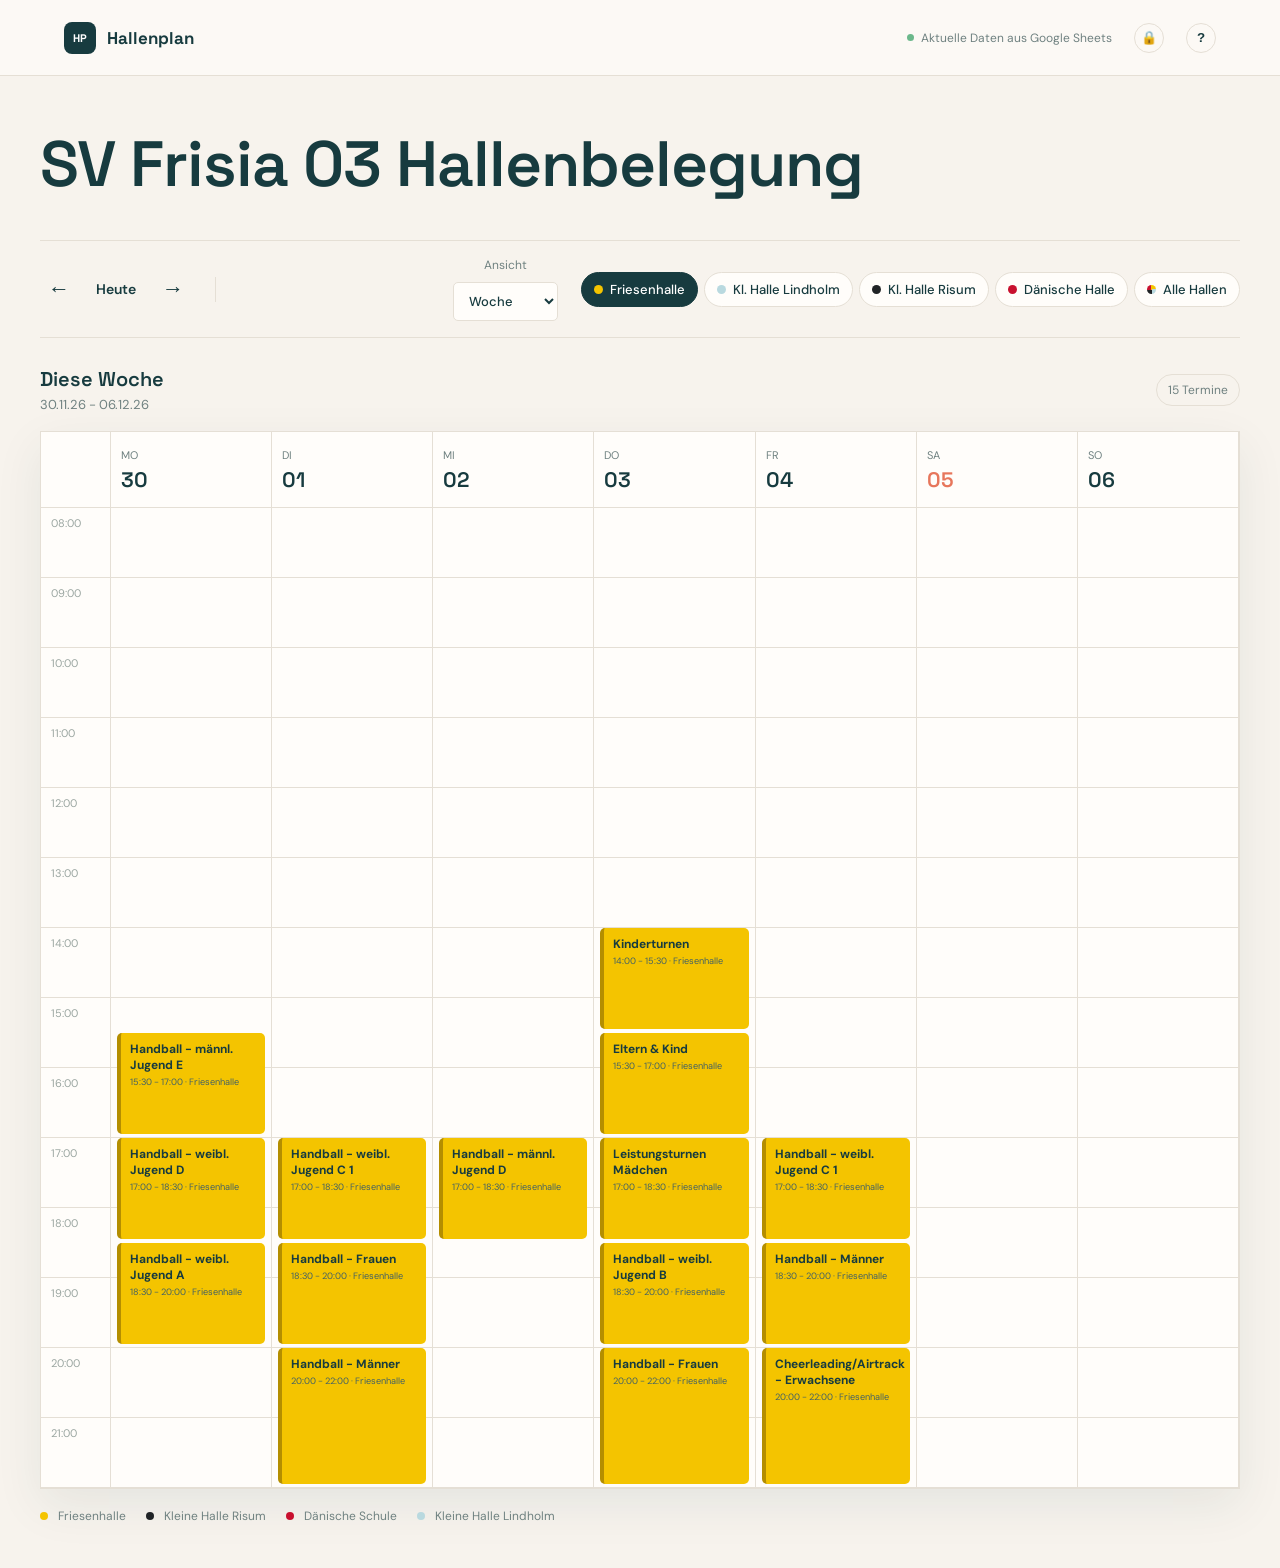
<file: index.html>
<!doctype html>
<html lang="de">
<head>
  <meta charset="utf-8">
  <meta name="viewport" content="width=device-width, initial-scale=1">
  <meta name="theme-color" content="#f4efe7">
  <title>Hallenplan</title>
  <link rel="preconnect" href="https://fonts.googleapis.com">
  <link rel="preconnect" href="https://fonts.gstatic.com" crossorigin>
  <link href="https://fonts.googleapis.com/css2?family=DM+Sans:wght@400;500;600;700&family=Space+Grotesk:wght@500;600;700&display=swap" rel="stylesheet">
  <link rel="stylesheet" href="styles.css?v=20261109e">
</head>
<body>
  <header class="topbar">
    <a class="brand" href="#"><span class="brand-mark">HP</span><span>Hallenplan</span></a>
    <div class="topbar-actions"><span class="sync-status"><i></i> Aktuelle Daten aus Google Sheets</span><a class="icon-button" href="admin.html" title="Anmelden zum Bearbeiten" aria-label="Admin-Login">🔒</a><button class="icon-button" id="helpButton" aria-label="Hilfe">?</button></div>
  </header>

  <main class="shell">
    <section class="intro"><h1>SV Frisia 03 Hallenbelegung</h1></section>

    <section class="toolbar" aria-label="Planfilter">
      <div class="date-nav"><button class="small-button" id="previousWeek" aria-label="Vorherige Woche">←</button><button class="date-label" id="todayButton">Heute</button><button class="small-button" id="nextWeek" aria-label="Nächste Woche">→</button></div>
      <div class="toolbar-divider"></div><label class="select-wrap"><span>Ansicht</span><select id="viewSelect"><option value="week">Woche</option><option value="month">Monat</option><option value="day">Tag</option></select></label><div class="hall-buttons" id="hallButtons" role="group" aria-label="Halle wählen"></div>
    </section>

    <section class="summary-row"><div><strong id="weekTitle">Diese Woche</strong><span id="dateRange"></span></div><span class="event-count" id="eventCount">0 Termine</span></section>
    <section class="planner" id="planner" aria-live="polite"></section>

    <section class="bottom-row"><div class="hall-legend"><span class="legend-dot hall-friesen"></span>Friesenhalle <span class="legend-dot hall-risum"></span>Kleine Halle Risum <span class="legend-dot hall-daenische"></span>Dänische Schule <span class="legend-dot hall-lindholm"></span>Kleine Halle Lindholm</div></section>
  </main>

  <dialog id="eventDialog"><form method="dialog" id="eventForm"><div class="dialog-head"><div><p class="eyebrow">Termin verwalten</p><h2 id="dialogTitle">Neuer Termin</h2></div><button class="close-button" value="cancel" aria-label="Schließen">×</button></div><input type="hidden" id="eventId">
    <div class="form-grid"><label>Bezeichnung<input id="titleInput" required placeholder="z. B. Jugendtraining"></label><label>Halle<select id="hallInput" required></select></label><label>Datum<input id="dateInput" type="date" required></label><label>Beginn<input id="startInput" type="time" required></label><label>Ende<input id="endInput" type="time" required></label><label>Art<select id="typeInput"><option value="training">Training</option><option value="game">Spiel</option><option value="event">Veranstaltung</option></select></label></div>
    <label class="recurring-check"><input id="recurringInput" type="checkbox"> <span>Wiederholt sich regelmäßig</span></label><div class="recurrence-fields" id="recurrenceFields"><label>Wiederholung<select id="frequencyInput"><option value="weekly">Jede Woche</option><option value="biweekly">Alle 2 Wochen</option></select></label><label>An diesen Tagen<div class="day-picker" id="dayPicker"></div></label><label>Endet am<input id="untilInput" type="date"></label></div>
    <div class="form-actions"><button class="secondary-button close-form" value="cancel">Abbrechen</button><button class="danger-button" type="button" id="deleteButton">Löschen</button><button class="primary-button" value="default" type="submit">Termin speichern</button></div>
  </form></dialog>
  <dialog id="detailsDialog"><div class="dialog-head"><div><p class="eyebrow">Terminübersicht</p><h2 id="detailsTitle">Termin</h2></div><form method="dialog"><button class="close-button" aria-label="Schließen">×</button></form></div><div class="details-list"><div><span>Halle</span><strong id="detailsHall"></strong></div><div><span>Datum</span><strong id="detailsDate"></strong></div><div><span>Uhrzeit</span><strong id="detailsTime"></strong></div><div><span>Art</span><strong id="detailsType"></strong></div><div><span>Wiederholung</span><strong id="detailsRepeat"></strong></div></div><form method="dialog" class="details-close"><button class="secondary-button">Schließen</button></form></dialog>
  <div class="toast" id="toast" role="status"></div>
  <script src="app.js?v=20261106"></script>
</body>
</html>
</file>
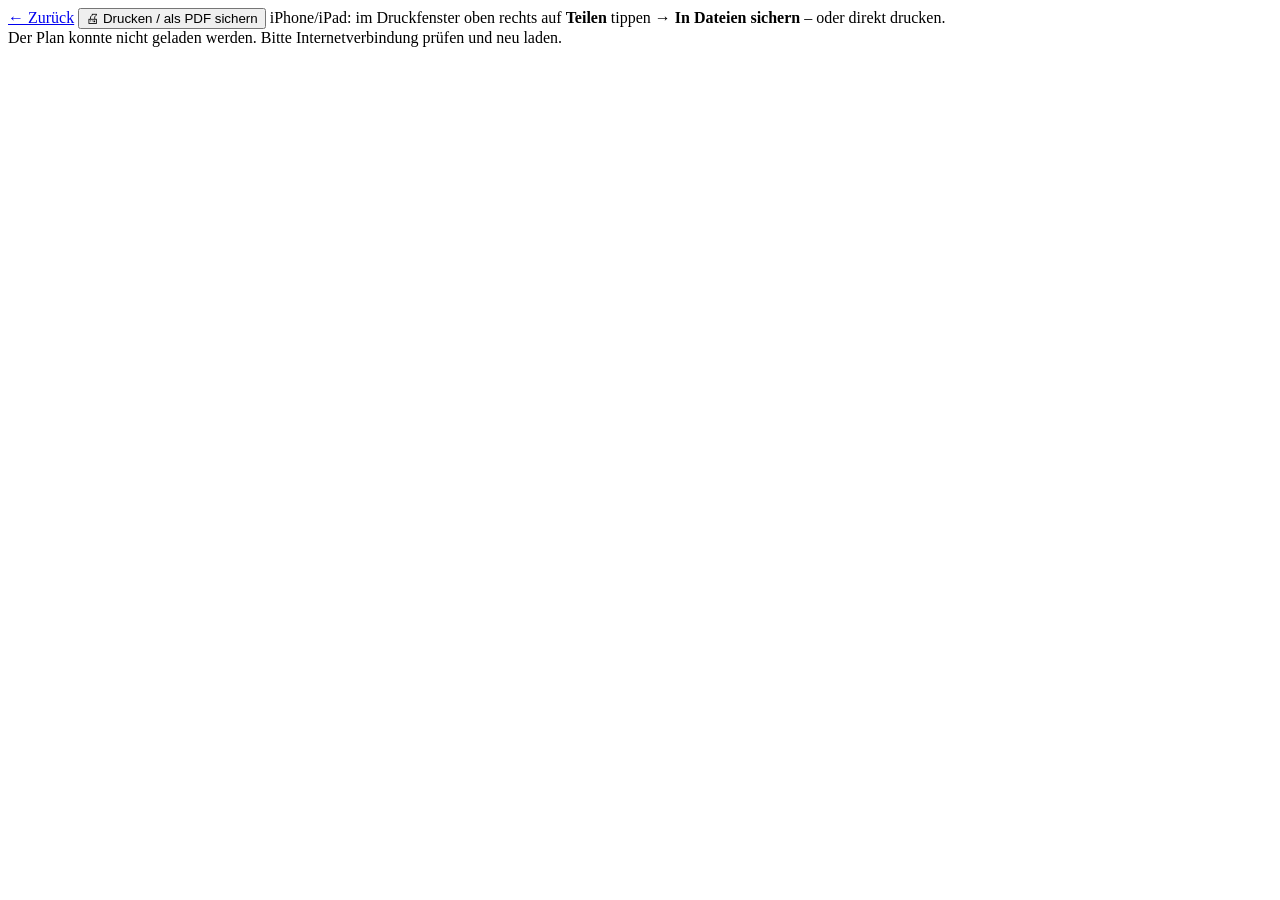
<file: druck.html>
<!doctype html>
<html lang="de">
<head>
  <meta charset="utf-8">
  <meta name="viewport" content="width=900">
  <title>Friesenhalle – Druckansicht</title>
  <style id="druckStil"></style>
</head>
<body>
  <!-- Druckseite für Handy/Tablet (iOS-Safari kann aus der Bearbeitungsseite nicht gezielt drucken) -->
  <div class="leiste">
    <a href="admin.html">← Zurück</a>
    <button onclick="window.print()">🖨 Drucken / als PDF sichern</button>
    <span>iPhone/iPad: im Druckfenster oben rechts auf <b>Teilen</b> tippen → <b>In Dateien sichern</b> – oder direkt drucken.</span>
  </div>
  <div id="inhalt"><p>Plan wird geladen …</p></div>
  <script src="druck.js?v=20261109e"></script>
  <script>
    (async () => {
      const ENDPOINT = 'https://script.google.com/macros/s/AKfycbxQoYZ4-mKq6C0xwSAqkMP2qkHSFXcW3qcV5BBSKCSw321cqRYgna72jZEi_vRVmncQ/exec';
      const druck = window.friesenhallenDruck;
      const inhalt = document.getElementById('inhalt');
      try {
        const rows = await (await fetch(ENDPOINT)).json();
        const parameter = new URLSearchParams(location.search);
        const { dateiname, seiten, format } = druck.teile(rows, parameter.get('modus') || 'naechste', new Date(), parameter.get('format') || 'hoch');
        document.title = dateiname;
        document.getElementById('druckStil').textContent = druck.css(format);
        inhalt.innerHTML = seiten;
      } catch (e) {
        inhalt.textContent = 'Der Plan konnte nicht geladen werden. Bitte Internetverbindung prüfen und neu laden.';
      }
    })();
  </script>
</body>
</html>
</file>
<file: styles.css>
.details-list{display:grid;gap:1px;background:var(--line);border:1px solid var(--line);border-radius:5px;overflow:hidden}.details-list div{display:flex;justify-content:space-between;gap:20px;padding:13px;background:var(--panel);font-size:14px}.details-list span{color:var(--muted)}.details-list strong{text-align:right}.details-close{display:flex;justify-content:flex-end;margin-top:22px}
@media(max-width:650px){.topbar{height:52px;padding:0 12px}.brand{font-size:14px;gap:7px}.brand-mark{width:26px;height:26px;font-size:9px}.icon-button{width:34px;height:34px}.shell{padding:18px 12px 24px}.intro{display:block;margin-bottom:18px}.intro h1{font-size:30px;line-height:1.05;letter-spacing:0}.toolbar{gap:6px;padding:10px 0}.date-nav{gap:4px}.small-button{font-size:18px;padding:6px 10px}.date-label{font-size:12px}.select-wrap select{padding:7px 8px;font-size:12px}.summary-row{padding:16px 0 10px}.summary-row strong{font-size:16px}.summary-row span:not(.event-count){font-size:11px}.event-count{font-size:10px;padding:5px 8px}.planner{min-height:280px}.planner-grid{min-width:780px}.day-head{padding:10px 7px;font-size:10px}.day-head strong{font-size:17px}.time-label{height:60px;padding:6px 7px;font-size:10px}.day-column{height:60px;background:linear-gradient(to bottom,transparent 59px,var(--line) 59px)}.event{left:3px;right:3px;min-height:42px;padding:6px;font-size:9px}.event strong{font-size:10px}.event small{font-size:9px}.month-grid{min-width:700px}.month-day{min-height:92px;padding:6px}.month-weekday{padding:8px 6px;font-size:10px}.month-day-number{font-size:14px;margin-bottom:4px}.month-event{font-size:9px;padding:4px}.bottom-row{font-size:11px;line-height:1.8}.hall-legend{gap:2px}}
@media(max-width:950px){.week-compact{display:grid;grid-template-columns:repeat(7,1fr);gap:2px;padding:8px 4px}.week-compact-head{text-align:center;font-size:9px;color:var(--muted);text-transform:uppercase;padding:2px 0 6px}.week-compact-head strong{display:block;font:600 13px 'Space Grotesk';color:var(--ink);text-transform:none}.week-compact-head.active strong{color:var(--coral)}.week-compact-day{display:flex;flex-direction:column;gap:3px;min-height:36px;padding:0 1px}.week-compact-event{border-radius:3px;padding:3px 2px;font-size:8px;text-align:center;color:var(--ink);border-left:2px solid;cursor:pointer;overflow:hidden;white-space:nowrap}.week-compact-event.hall-friesen{background:#f4c400;border-color:#b48e00}.week-compact-event.hall-risum{background:#202326;border-color:#101214;color:#fff}.week-compact-event.hall-daenische{background:#c8102e;border-color:#9f0d24;color:#fff}.week-compact-event.hall-lindholm{background:#b9d9df;border-color:#5b9aa6}.week-compact-more{font-size:8px;color:var(--muted);text-align:center}}
.month-grid{display:grid;grid-template-columns:repeat(7,minmax(120px,1fr));min-width:840px}.month-weekday{padding:12px 10px;border-right:1px solid var(--line);border-bottom:1px solid var(--line);font-size:11px;color:var(--muted);text-transform:uppercase}.month-day{min-height:125px;border-right:1px solid var(--line);border-bottom:1px solid var(--line);padding:8px;background:var(--panel)}.month-day.other-month{background:#faf8f4;color:#b8c0bc}.month-day.today{box-shadow:inset 0 3px 0 var(--coral)}.month-day-number{font:600 16px 'Space Grotesk';margin-bottom:7px}.month-event{display:block;border-left:3px solid;padding:5px 6px;margin:3px 0;border-radius:3px;font-size:10px;line-height:1.2;overflow:hidden;white-space:nowrap;text-overflow:ellipsis}.month-event.hall-friesen{background:#f4c400;border-color:#b48e00}.month-event.hall-risum{background:#202326;border-color:#101214;color:#fff}.month-event.hall-daenische{background:#c8102e;border-color:#9f0d24;color:#fff}.month-event.hall-lindholm{background:#b9d9df;border-color:#5b9aa6}.month-more{font-size:10px;color:var(--muted);padding:3px 6px}
.hall-legend{display:flex;align-items:center;flex-wrap:wrap;gap:4px}.legend-dot.hall-friesen{background:#f4c400}.legend-dot.hall-risum{background:#202326}.legend-dot.hall-daenische{background:#c8102e}.legend-dot.hall-lindholm{background:#b9d9df}
.planner .event.hall-friesen{background:#f4c400;border-color:#b48e00;color:var(--ink)}.planner .event.hall-risum{background:#202326;border-color:#101214;color:#fff}.planner .event.hall-risum small{color:#f4f4f4}.planner .event.hall-daenische{background:#c8102e;border-color:#9f0d24;color:#fff}.planner .event.hall-daenische small{color:#fff}.planner .event.hall-lindholm{background:#b9d9df;border-color:#5b9aa6;color:var(--ink)}
:root{--ink:#173b3f;--muted:#6f8180;--paper:#f7f3ed;--panel:#fffdfa;--line:#e5dfd5;--coral:#e7765b;--mint:#c8e6d8;--yellow:#f2d98b;--blue:#b9d9df;--shadow:0 16px 45px rgba(23,59,63,.08)}*{box-sizing:border-box}body{margin:0;background:var(--paper);color:var(--ink);font-family:'DM Sans',sans-serif}.topbar{height:76px;border-bottom:1px solid var(--line);display:flex;align-items:center;justify-content:space-between;padding:0 clamp(20px,5vw,76px);background:rgba(255,253,250,.68)}.brand{color:var(--ink);text-decoration:none;display:flex;align-items:center;gap:11px;font-family:'Space Grotesk';font-weight:700;font-size:17px}.brand-mark{display:grid;place-items:center;width:32px;height:32px;background:var(--ink);color:#fff;border-radius:8px;font-size:11px;letter-spacing:0}.topbar-actions{display:flex;align-items:center;gap:22px;color:var(--muted);font-size:12px}.sync-status{display:flex;align-items:center;gap:7px}.sync-status i{display:block;width:7px;height:7px;background:#6bb88b;border-radius:50%}.icon-button,.small-button,.close-button{border:0;background:transparent;color:var(--ink);cursor:pointer}.icon-button{border:1px solid var(--line);width:30px;height:30px;border-radius:50%;font-weight:700}
a.icon-button{display:inline-flex;align-items:center;justify-content:center;text-decoration:none;font-size:13px}.shell{max-width:1260px;margin:auto;padding:58px 30px 44px}.intro{display:flex;justify-content:space-between;align-items:end;margin-bottom:45px}.eyebrow{margin:0 0 12px;color:var(--coral);text-transform:uppercase;letter-spacing:1.6px;font-size:11px;font-weight:700}.intro h1{font:600 clamp(40px,5vw,70px)/.96 'Space Grotesk';letter-spacing:-1px;margin:0}.intro h1 em{font-style:normal;color:var(--coral)}.intro-copy{color:var(--muted);max-width:420px;line-height:1.6;margin:22px 0 0;font-size:15px}.primary-button,.secondary-button,.danger-button{border:0;border-radius:6px;padding:13px 18px;font:600 14px 'DM Sans';cursor:pointer}.primary-button{background:var(--coral);color:#fff}.primary-button span{font-size:20px;line-height:0;margin-right:7px;vertical-align:-1px}.toolbar{display:flex;align-items:center;gap:23px;border-top:1px solid var(--line);border-bottom:1px solid var(--line);padding:16px 0}.date-nav{display:flex;align-items:center;gap:12px}.small-button{font-size:22px;padding:4px 8px}.date-label{border:0;background:transparent;color:var(--ink);font:600 14px 'DM Sans';cursor:pointer}.toolbar-divider{height:25px;border-left:1px solid var(--line)}.select-wrap{display:flex;align-items:center;gap:9px;color:var(--muted);font-size:12px;margin-left:auto}.select-wrap+ .select-wrap{margin-left:0}.select-wrap select{border:1px solid var(--line);background:var(--panel);padding:9px 28px 9px 11px;border-radius:5px;color:var(--ink);font:500 13px 'DM Sans'}.summary-row{display:flex;justify-content:space-between;align-items:center;padding:28px 0 18px}.summary-row strong{display:block;font:600 20px 'Space Grotesk'}.summary-row span:not(.event-count){color:var(--muted);font-size:13px;display:block;margin-top:4px}.event-count{font-size:12px;color:var(--muted);border:1px solid var(--line);padding:7px 11px;border-radius:20px}.planner{background:var(--panel);border:1px solid var(--line);box-shadow:var(--shadow);overflow:auto;min-height:340px}.planner-grid{display:grid;grid-template-columns:70px repeat(7,minmax(120px,1fr));min-width:910px}.planner-grid.day-view{grid-template-columns:70px minmax(260px,1fr);min-width:390px}.day-head{padding:16px 10px 14px;border-bottom:1px solid var(--line);border-right:1px solid var(--line);font-size:11px;color:var(--muted);text-transform:uppercase}.day-head strong{display:block;color:var(--ink);font:600 21px 'Space Grotesk';text-transform:none;margin-top:4px}.day-head.active strong{color:var(--coral)}.time-label{height:70px;border-right:1px solid var(--line);border-bottom:1px solid var(--line);padding:8px 10px;color:#9ba6a1;font-size:11px}.day-column{position:relative;height:70px;border-right:1px solid var(--line);border-bottom:1px solid var(--line);background:linear-gradient(to bottom,transparent 69px,var(--line) 69px)}.event{position:absolute;left:6px;right:6px;min-height:48px;border-radius:5px;padding:8px 9px;border-left:4px solid;font-size:11px;overflow:hidden;cursor:pointer;transition:transform .15s}.event:hover{transform:translateY(-2px)}.event strong{display:block;font-size:12px;margin-bottom:3px}.event small{display:block;color:#426164}.event.training{background:var(--mint);border-color:#54a685}.event.game{background:var(--yellow);border-color:#c39e36}.event.event{background:var(--blue);border-color:#5b9aa6}.empty{padding:55px 20px;text-align:center;color:var(--muted)}.bottom-row{display:flex;justify-content:space-between;align-items:center;padding-top:19px;color:var(--muted);font-size:12px}.legend-dot{display:inline-block;width:8px;height:8px;border-radius:50%;margin:0 6px 0 16px}.legend-dot:first-child{margin-left:0}.legend-dot.training{background:#54a685}.legend-dot.game{background:#c39e36}.legend-dot.event{background:#5b9aa6}.text-button{border:0;background:none;color:var(--coral);cursor:pointer;font:500 12px 'DM Sans'}dialog{border:0;border-radius:8px;padding:0;width:min(650px,calc(100% - 30px));color:var(--ink);box-shadow:0 25px 80px rgba(23,59,63,.2)}dialog::backdrop{background:rgba(23,59,63,.28)}#eventForm{padding:30px}.dialog-head{display:flex;justify-content:space-between;margin-bottom:25px}.dialog-head h2{font:600 28px 'Space Grotesk';margin:0}.close-button{font-size:26px}.form-grid{display:grid;grid-template-columns:1fr 1fr;gap:17px}label{display:flex;flex-direction:column;gap:7px;color:var(--muted);font-size:12px}input,select{font:400 14px 'DM Sans';padding:11px;border:1px solid var(--line);border-radius:4px;background:#fff;color:var(--ink)}.recurring-check{display:flex;flex-direction:row;align-items:center;margin:22px 0 15px;color:var(--ink);font-size:14px}.recurrence-fields{display:none;grid-template-columns:1fr 1fr;gap:17px;padding:17px;background:var(--paper);border-radius:5px}.recurrence-fields.visible{display:grid}.day-picker{display:flex;gap:5px}.day-choice{display:grid;place-items:center;width:31px;height:31px;border:1px solid var(--line);border-radius:4px;cursor:pointer;font-size:11px}.day-choice input{display:none}.day-choice:has(input:checked){background:var(--ink);color:#fff;border-color:var(--ink)}.form-actions{display:flex;justify-content:flex-end;gap:9px;margin-top:27px}.secondary-button{background:var(--paper);color:var(--ink)}.danger-button{background:transparent;color:#c35d4b;margin-right:auto}.toast{position:fixed;bottom:22px;left:50%;transform:translate(-50%,20px);background:var(--ink);color:#fff;padding:11px 17px;border-radius:5px;font-size:13px;opacity:0;transition:.2s;pointer-events:none}.toast.show{opacity:1;transform:translate(-50%,0)}@media(max-width:650px){.topbar{height:64px;padding:0 18px}.sync-status{display:none}.shell{padding:35px 18px}.intro{display:block;margin-bottom:32px}.intro h1{font-size:47px}.intro-copy{font-size:14px}.intro .primary-button{margin-top:22px;width:100%}.toolbar{gap:10px;flex-wrap:wrap}.toolbar-divider{display:none}.select-wrap{margin-left:0}.select-wrap:first-of-type{margin-left:auto}.select-wrap span{display:none}.select-wrap select{padding:9px}.bottom-row{display:block;line-height:2}.text-button{float:right}.form-grid{grid-template-columns:1fr}.recurrence-fields{grid-template-columns:1fr}.form-actions{flex-wrap:wrap}.form-actions .primary-button{order:3;width:100%}}
.admin-login{max-width:380px;margin:70px auto;background:var(--panel);border:1px solid var(--line);box-shadow:var(--shadow);border-radius:10px;padding:32px}
.admin-login h2{font:600 22px 'Space Grotesk';margin:0 0 6px}
.admin-login p{color:var(--muted);font-size:13px;margin:0 0 20px;line-height:1.5}
.admin-login input{width:100%;margin-bottom:14px}
.admin-login .primary-button{width:100%}
.admin-error{color:#c35d4b;font-size:13px;margin:10px 0 0}
.admin-bar{display:flex;flex-wrap:wrap;gap:10px;align-items:center;border-top:1px solid var(--line);border-bottom:1px solid var(--line);padding:16px 0;margin-bottom:6px}
.admin-bar .count{margin-left:auto;font-size:12px;color:var(--muted);border:1px solid var(--line);padding:7px 11px;border-radius:20px}
.admin-list{background:var(--panel);border:1px solid var(--line);box-shadow:var(--shadow);border-radius:8px;overflow:hidden;margin-top:14px}
.admin-row{display:flex;align-items:center;gap:12px;padding:12px 16px;border-bottom:1px solid var(--line)}
.admin-row:last-child{border-bottom:0}
.admin-dot{flex:0 0 auto;width:10px;height:10px;border-radius:50%;background:var(--muted)}
.admin-dot.hall-friesen{background:#f4c400}.admin-dot.hall-risum{background:#202326}.admin-dot.hall-daenische{background:#c8102e}.admin-dot.hall-lindholm{background:#b9d9df}
.admin-row-main{flex:1;min-width:0}
.admin-row-main strong{display:block;font-size:14px;font-weight:600;white-space:nowrap;overflow:hidden;text-overflow:ellipsis}
.admin-row-main span{font-size:12px;color:var(--muted)}
.admin-actions{flex:0 0 auto;display:flex;gap:6px}
.admin-actions button{border:1px solid var(--line);background:var(--panel);border-radius:5px;padding:6px 10px;font:500 12px 'DM Sans';color:var(--ink);cursor:pointer}
.admin-actions button.del{color:#c35d4b}
.admin-empty{padding:45px 20px;text-align:center;color:var(--muted);font-size:14px}
.admin-preview{max-height:230px;overflow:auto;border:1px solid var(--line);border-radius:6px;margin:14px 0;font-size:12px}
.admin-preview table{border-collapse:collapse;width:100%}
.admin-preview th,.admin-preview td{border:1px solid var(--line);padding:6px 8px;text-align:left;white-space:nowrap}
.admin-preview th{background:var(--paper);position:sticky;top:0}
.admin-note{font-size:13px;color:var(--muted);line-height:1.5;margin:0 0 14px}
.back-link{display:inline-block;margin-bottom:22px;color:var(--coral);text-decoration:none;font:500 13px 'DM Sans'}
@media(max-width:650px){.admin-row{flex-wrap:wrap}.admin-actions{width:100%}.admin-actions button{flex:1}}

.hall-buttons{display:flex;flex-wrap:wrap;gap:6px;margin-left:auto}.select-wrap+.hall-buttons{margin-left:0}.hall-button{display:inline-flex;align-items:center;gap:7px;border:1px solid var(--line);background:var(--panel);color:var(--ink);padding:8px 12px;border-radius:20px;font:500 13px 'DM Sans';cursor:pointer;white-space:nowrap}.hall-button::before{content:'';width:9px;height:9px;border-radius:50%;background:var(--muted)}.hall-button.hall-friesen::before{background:#f4c400}.hall-button.hall-lindholm::before{background:#b9d9df}.hall-button.hall-risum::before{background:#202326}.hall-button.hall-daenische::before{background:#c8102e}.hall-button.hall-all::before{background:conic-gradient(#f4c400 0 25%,#b9d9df 0 50%,#202326 0 75%,#c8102e 0)}.hall-button:hover{border-color:var(--ink)}.hall-button{-webkit-appearance:none;appearance:none;-webkit-tap-highlight-color:transparent}.hall-button[aria-pressed="true"],.hall-button[aria-pressed="true"]:hover{background:var(--ink);border-color:var(--ink);color:#fff;-webkit-text-fill-color:#fff}
@media(max-width:650px){.hall-buttons{width:100%;margin-left:0;gap:5px}.hall-button{padding:6px 9px;font-size:11px;gap:5px}.hall-button::before{width:7px;height:7px}}
.toolbar{flex-wrap:wrap;row-gap:12px}
.admin-bar .hall-buttons{margin-left:0}
.override-field{margin-top:17px}.override-field small{font-size:11px;color:var(--muted)}.admin-badge{display:inline-block;margin-left:6px;padding:1px 7px;border-radius:10px;background:var(--ink);color:#fff;font:600 10px 'DM Sans';font-style:normal;vertical-align:2px}
.planner-grid{--hour:70px}.planner .event{right:auto;min-height:0;z-index:1}@media(max-width:650px){.planner-grid{--hour:60px}}
.print-note{margin:14px 0 0}
.print-format{margin-top:14px}
</file>
